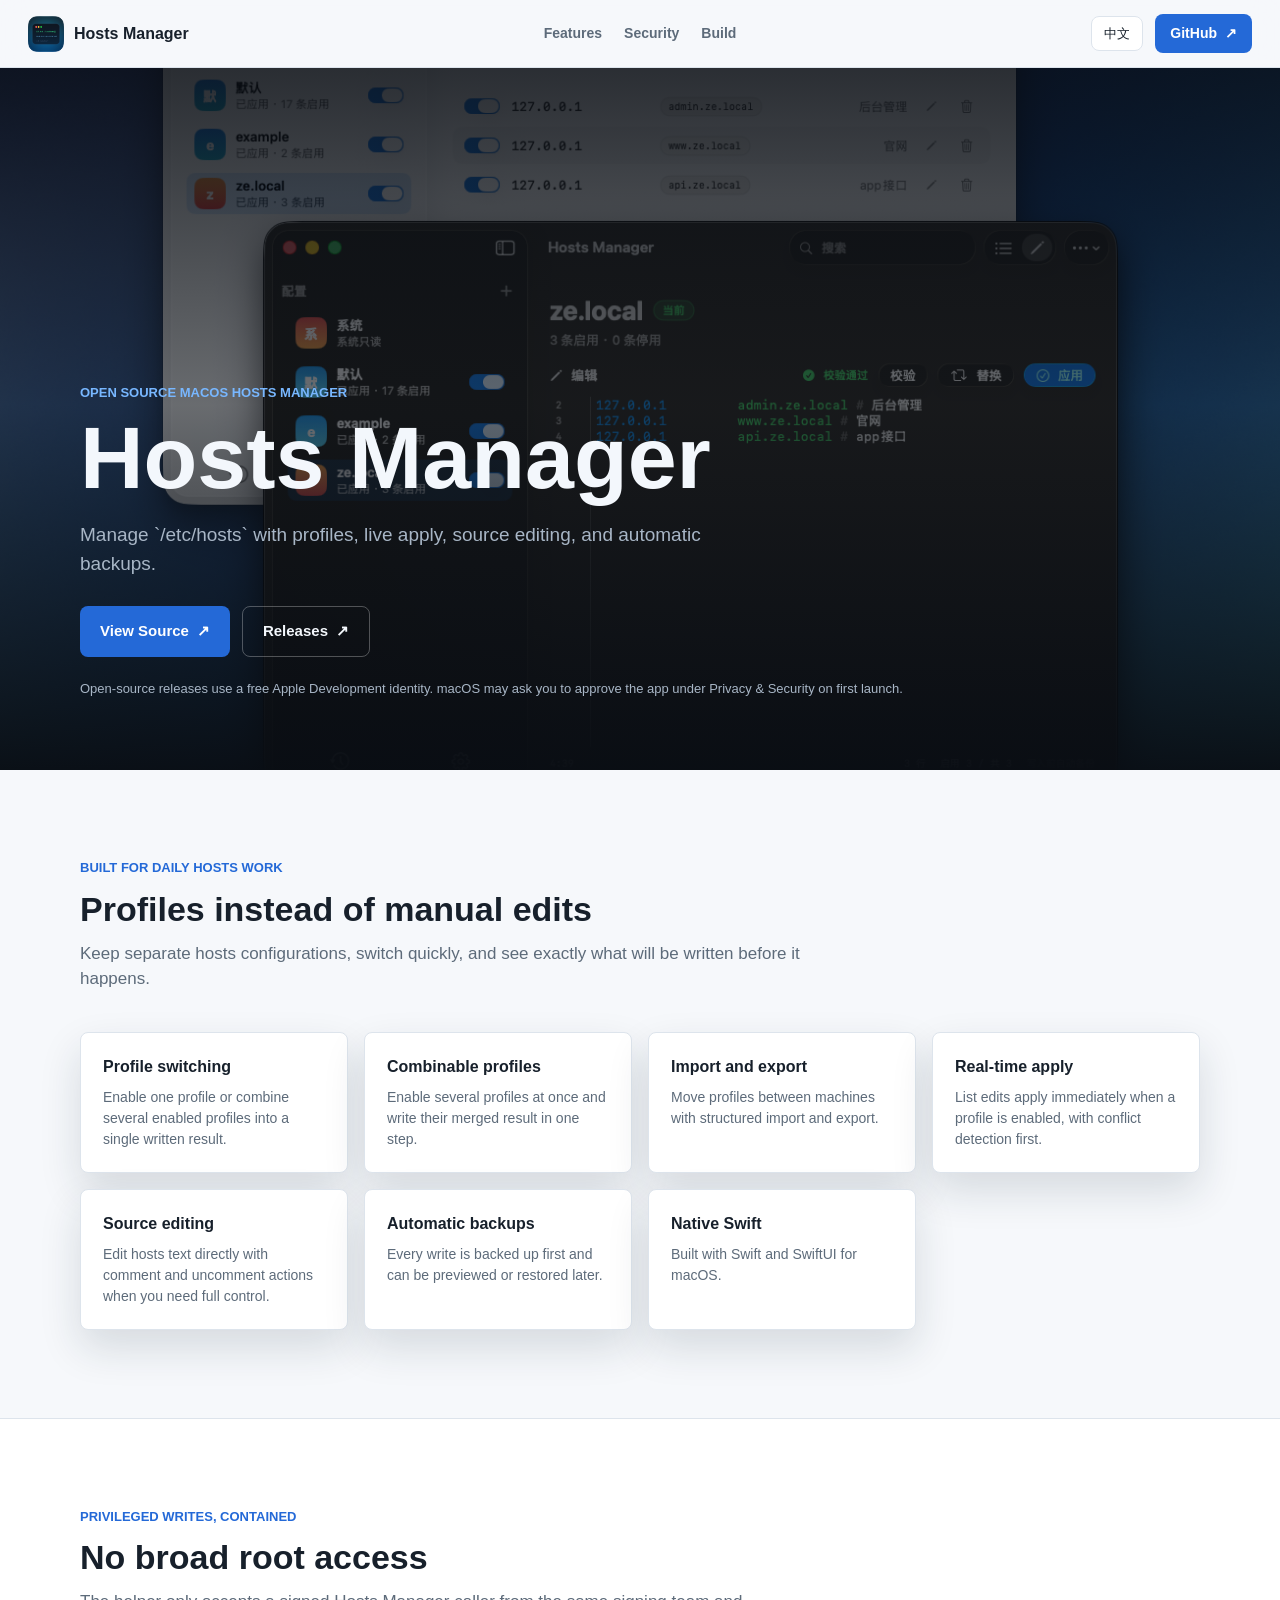
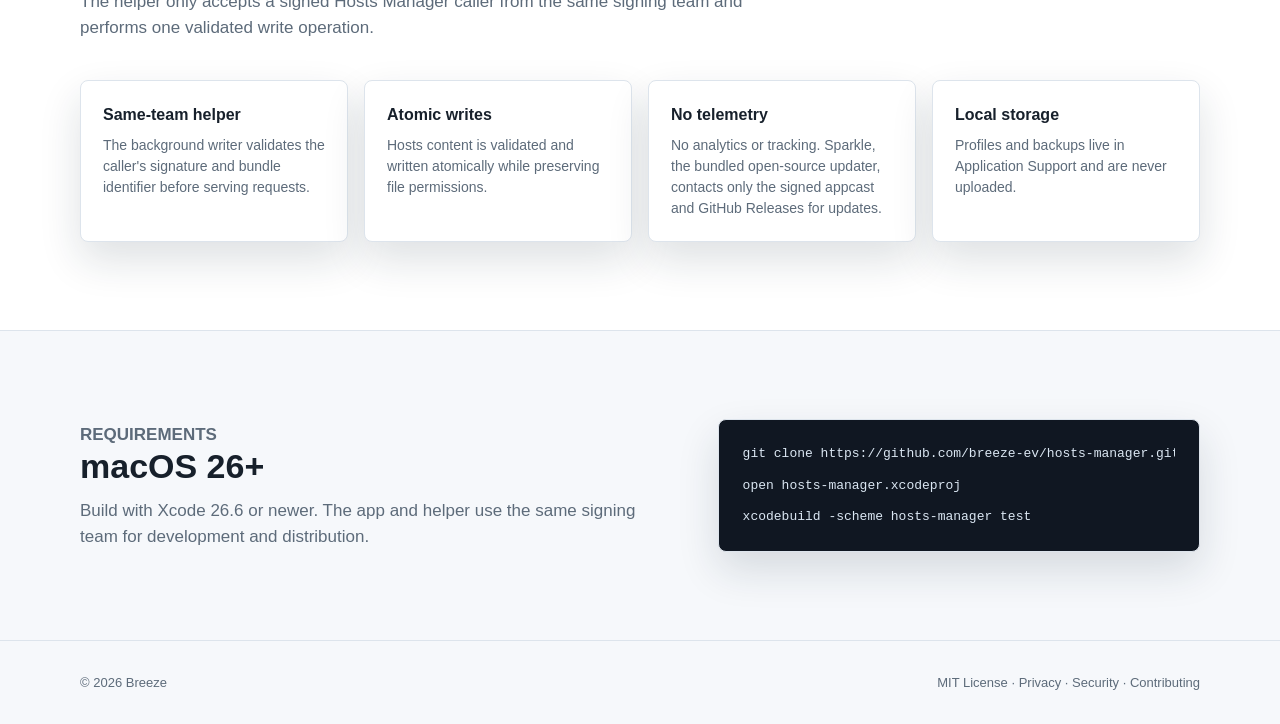
<file: website/index.html>
<!DOCTYPE html>
<html lang="en">
<head>
  <meta charset="utf-8">
  <meta name="viewport" content="width=device-width, initial-scale=1">
  <meta name="description" content="Hosts Manager is an open source macOS app for managing /etc/hosts with profiles, live apply, and automatic backups.">
  <meta property="og:title" content="Hosts Manager">
  <meta property="og:description" content="Open source macOS app for managing /etc/hosts with profiles, live apply, and automatic backups.">
  <meta property="og:image" content="https://breeze-ev.github.io/hosts-manager/assets/og-cover.png">
  <meta property="og:type" content="website">
  <meta name="twitter:card" content="summary_large_image">
  <title>Hosts Manager</title>
  <link rel="icon" href="assets/hosts-manager-icon.png">
  <link rel="stylesheet" href="styles.css">
  <script src="app.js" defer></script>
</head>
<body>
  <header class="site-header">
    <a class="brand" href="#top" aria-label="Hosts Manager home">
      <img src="assets/hosts-manager-icon.png" alt="" width="36" height="36">
      <span>Hosts Manager</span>
    </a>
    <nav aria-label="Primary">
      <a href="#features" data-i18n="navFeatures">Features</a>
      <a href="#security" data-i18n="navSecurity">Security</a>
      <a href="#build" data-i18n="navBuild">Build</a>
    </nav>
    <div class="header-actions">
      <button class="lang-toggle" type="button" data-lang-target="zh" aria-label="Switch to 中文">中文</button>
      <a class="button button-primary" href="https://github.com/breeze-ev/hosts-manager" target="_blank" rel="noreferrer">
        <span data-i18n="github">GitHub</span>
        <span aria-hidden="true">↗</span>
      </a>
    </div>
  </header>

  <main id="top">
    <section class="hero">
      <img class="hero-shot" src="assets/hosts-manager-main.png" alt="" fetchpriority="high">
      <div class="hero-copy">
        <p class="eyebrow" data-i18n="eyebrow">Open source macOS hosts manager</p>
        <h1>Hosts Manager</h1>
        <p class="hero-lead" data-i18n="heroLead">Manage `/etc/hosts` with profiles, live apply, source editing, and automatic backups.</p>
        <div class="hero-actions">
          <a class="button button-primary button-large" href="https://github.com/breeze-ev/hosts-manager" target="_blank" rel="noreferrer">
            <span data-i18n="viewSource">View Source</span>
            <span aria-hidden="true">↗</span>
          </a>
          <a class="button button-secondary button-large" href="https://github.com/breeze-ev/hosts-manager/releases" target="_blank" rel="noreferrer">
            <span data-i18n="releases">Releases</span>
            <span aria-hidden="true">↗</span>
          </a>
        </div>
        <p class="status-note" data-i18n="statusNote">Open-source releases use a free Apple Development identity. macOS may ask you to approve the app under Privacy &amp; Security on first launch.</p>
      </div>
    </section>

    <section class="band" id="features">
      <div class="container">
        <div class="section-head">
          <p class="eyebrow" data-i18n="featuresEyebrow">Built for daily hosts work</p>
          <h2 data-i18n="featuresTitle">Profiles instead of manual edits</h2>
          <p data-i18n="featuresLead">Keep separate hosts configurations, switch quickly, and see exactly what will be written before it happens.</p>
        </div>
        <div class="feature-grid">
          <article class="feature-item">
            <h3 data-i18n="featureProfiles">Profile switching</h3>
            <p data-i18n="featureProfilesBody">Enable one profile or combine several enabled profiles into a single written result.</p>
          </article>
          <article class="feature-item">
            <h3 data-i18n="featureCombine">Combinable profiles</h3>
            <p data-i18n="featureCombineBody">Enable several profiles at once and write their merged result in one step.</p>
          </article>
          <article class="feature-item">
            <h3 data-i18n="featureImportExport">Import and export</h3>
            <p data-i18n="featureImportExportBody">Move profiles between machines with structured import and export.</p>
          </article>
          <article class="feature-item">
            <h3 data-i18n="featureLive">Real-time apply</h3>
            <p data-i18n="featureLiveBody">List edits apply immediately when a profile is enabled, with conflict detection first.</p>
          </article>
          <article class="feature-item">
            <h3 data-i18n="featureSource">Source editing</h3>
            <p data-i18n="featureSourceBody">Edit hosts text directly with comment and uncomment actions when you need full control.</p>
          </article>
          <article class="feature-item">
            <h3 data-i18n="featureBackups">Automatic backups</h3>
            <p data-i18n="featureBackupsBody">Every write is backed up first and can be previewed or restored later.</p>
          </article>
          <article class="feature-item">
            <h3 data-i18n="featureNative">Native Swift</h3>
            <p data-i18n="featureNativeBody">Built with Swift and SwiftUI for macOS.</p>
          </article>
        </div>
      </div>
    </section>

    <section class="band band-alt" id="security">
      <div class="container">
        <div class="section-head">
          <p class="eyebrow" data-i18n="securityEyebrow">Privileged writes, contained</p>
          <h2 data-i18n="securityTitle">No broad root access</h2>
          <p data-i18n="securityLead">The helper only accepts a signed Hosts Manager caller from the same signing team and performs one validated write operation.</p>
        </div>
        <div class="feature-grid">
          <article class="feature-item">
            <h3 data-i18n="securityHelper">Same-team helper</h3>
            <p data-i18n="securityHelperBody">The background writer validates the caller's signature and bundle identifier before serving requests.</p>
          </article>
          <article class="feature-item">
            <h3 data-i18n="securityAtomic">Atomic writes</h3>
            <p data-i18n="securityAtomicBody">Hosts content is validated and written atomically while preserving file permissions.</p>
          </article>
          <article class="feature-item">
            <h3 data-i18n="securityPrivacy">No telemetry</h3>
            <p data-i18n="securityPrivacyBody">No analytics or tracking. Sparkle, the bundled open-source updater, contacts only the signed appcast and GitHub Releases for updates.</p>
          </article>
          <article class="feature-item">
            <h3 data-i18n="securityLocal">Local storage</h3>
            <p data-i18n="securityLocalBody">Profiles and backups live in Application Support and are never uploaded.</p>
          </article>
        </div>
      </div>
    </section>

    <section class="band" id="build">
      <div class="container split-row">
        <div>
          <p class="eyebrow" data-i18n="buildEyebrow">Requirements</p>
          <h2 data-i18n="buildTitle">macOS 26+</h2>
          <p data-i18n="buildBody">Build with Xcode 26.6 or newer. The app and helper use the same signing team for development and distribution.</p>
        </div>
        <div class="code-panel" aria-label="Build command">
          <code>git clone https://github.com/breeze-ev/hosts-manager.git</code>
          <code>open hosts-manager.xcodeproj</code>
          <code>xcodebuild -scheme hosts-manager test</code>
        </div>
      </div>
    </section>
  </main>

  <footer>
    <div class="container footer-row">
      <p>© 2026 Breeze</p>
      <p><span data-i18n="license">MIT License</span> · <span data-i18n="footerLinks">Privacy · Security · Contributing</span></p>
    </div>
  </footer>
</body>
</html>
</file>
<file: website/styles.css>
:root {
  color-scheme: light dark;
  --bg: #f6f8fb;
  --surface: #ffffff;
  --text: #17202b;
  --text-muted: #5d6b7a;
  --border: #dde4ec;
  --blue: #2469d7;
  --blue-ink: #173b73;
  --teal: #0f8f72;
  --amber: #a2690c;
  --hero-bg: #0c1118;
  --hero-text: #f3f7fc;
  --hero-muted: #a8b6c6;
  --shadow: 0 18px 42px rgba(24, 39, 58, 0.14);
}

@media (prefers-color-scheme: dark) {
  :root {
    --bg: #10151d;
    --surface: #171e28;
    --text: #eef3f8;
    --text-muted: #9aa9b9;
    --border: #2c3949;
    --blue: #5b9bf5;
    --blue-ink: #b9d6ff;
    --teal: #4bd2b0;
    --amber: #f2bc67;
    --hero-bg: #090d13;
    --hero-text: #f7fafc;
    --hero-muted: #b0bfcf;
    --shadow: 0 18px 42px rgba(0, 0, 0, 0.35);
  }
}

* {
  box-sizing: border-box;
}

html {
  scroll-behavior: smooth;
}

body {
  margin: 0;
  background: var(--bg);
  color: var(--text);
  font-family: -apple-system, BlinkMacSystemFont, "SF Pro Text", "PingFang SC", "Helvetica Neue", sans-serif;
  letter-spacing: 0;
  line-height: 1.5;
}

a {
  color: inherit;
  text-decoration: none;
}

.site-header {
  position: sticky;
  top: 0;
  z-index: 20;
  display: flex;
  align-items: center;
  justify-content: space-between;
  gap: 18px;
  padding: 14px 28px;
  border-bottom: 1px solid var(--border);
  background: color-mix(in srgb, var(--bg) 88%, transparent);
  backdrop-filter: blur(18px);
}

.brand {
  display: inline-flex;
  align-items: center;
  gap: 10px;
  font-weight: 700;
}

.brand img {
  border-radius: 8px;
}

nav {
  display: flex;
  gap: 22px;
  color: var(--text-muted);
  font-size: 14px;
  font-weight: 600;
}

nav a:hover,
.header-actions .lang-toggle:hover {
  color: var(--text);
}

.header-actions {
  display: flex;
  align-items: center;
  gap: 12px;
}

.lang-toggle {
  border: 1px solid var(--border);
  border-radius: 8px;
  padding: 7px 12px;
  background: var(--surface);
  color: var(--text);
  font: inherit;
  font-size: 13px;
  cursor: pointer;
}

.button {
  display: inline-flex;
  align-items: center;
  gap: 8px;
  border-radius: 8px;
  padding: 9px 15px;
  font-weight: 650;
  font-size: 14px;
}

.button-primary {
  background: var(--blue);
  color: #ffffff;
}

.button-secondary {
  border: 1px solid rgba(255, 255, 255, 0.28);
  color: var(--hero-text);
}

.button-large {
  padding: 13px 20px;
  font-size: 15px;
}

.hero {
  position: relative;
  min-height: 78vh;
  display: flex;
  align-items: flex-end;
  overflow: hidden;
  background: var(--hero-bg);
  color: var(--hero-text);
}

.hero-shot {
  position: absolute;
  inset: 0;
  width: 100%;
  height: 100%;
  object-fit: cover;
  object-position: center 58%;
  opacity: 0.62;
  filter: saturate(0.85);
}

.hero::after {
  content: "";
  position: absolute;
  inset: 0;
  background: linear-gradient(180deg, rgba(9, 13, 19, 0.78) 0%, rgba(9, 13, 19, 0.36) 48%, rgba(9, 13, 19, 0.96) 100%);
}

.hero-copy {
  position: relative;
  z-index: 1;
  width: min(1120px, calc(100% - 48px));
  margin: 0 auto;
  padding: 92px 0 72px;
}

.eyebrow {
  margin: 0 0 12px;
  color: var(--blue);
  font-size: 13px;
  font-weight: 700;
  text-transform: uppercase;
}

.hero .eyebrow {
  color: #78b7ff;
}

.hero h1 {
  margin: 0;
  font-size: clamp(44px, 8vw, 88px);
  line-height: 0.98;
  letter-spacing: 0;
}

.hero-lead {
  max-width: 660px;
  margin: 20px 0 28px;
  color: var(--hero-muted);
  font-size: 19px;
}

.hero-actions {
  display: flex;
  flex-wrap: wrap;
  gap: 12px;
}

.status-note {
  margin: 22px 0 0;
  color: var(--hero-muted);
  font-size: 13px;
}

.band {
  padding: 88px 0;
  border-bottom: 1px solid var(--border);
}

.band-alt {
  background: var(--surface);
}

.container {
  width: min(1120px, calc(100% - 48px));
  margin: 0 auto;
}

.section-head {
  max-width: 720px;
  margin-bottom: 40px;
}

.section-head h2,
.split-row h2 {
  margin: 0 0 12px;
  font-size: 34px;
  line-height: 1.15;
  letter-spacing: 0;
}

.section-head p:last-child {
  margin: 0;
  color: var(--text-muted);
  font-size: 17px;
}

.feature-grid {
  display: grid;
  grid-template-columns: repeat(4, minmax(0, 1fr));
  gap: 16px;
}

.feature-item {
  border: 1px solid var(--border);
  border-radius: 8px;
  padding: 22px;
  background: var(--surface);
  box-shadow: var(--shadow);
}

.feature-item h3 {
  margin: 0 0 8px;
  font-size: 16px;
}

.feature-item p {
  margin: 0;
  color: var(--text-muted);
  font-size: 14px;
}

.split-row {
  display: grid;
  grid-template-columns: minmax(0, 1.1fr) minmax(0, 0.9fr);
  gap: 48px;
  align-items: center;
}

.split-row p {
  margin: 0;
  color: var(--text-muted);
  font-size: 17px;
}

.code-panel {
  display: grid;
  gap: 12px;
  padding: 24px;
  border: 1px solid var(--border);
  border-radius: 8px;
  background: #101722;
  color: #dbe7f3;
  box-shadow: var(--shadow);
}

.code-panel code {
  font-family: ui-monospace, "SF Mono", Menlo, monospace;
  font-size: 13px;
  white-space: nowrap;
  overflow-x: auto;
}

footer {
  padding: 32px 0;
  color: var(--text-muted);
  font-size: 13px;
}

.footer-row {
  display: flex;
  justify-content: space-between;
  gap: 18px;
}

.footer-row p {
  margin: 0;
}

@media (max-width: 900px) {
  .feature-grid {
    grid-template-columns: repeat(2, minmax(0, 1fr));
  }

  .split-row {
    grid-template-columns: 1fr;
    gap: 28px;
  }

  .site-header {
    padding: 12px 18px;
  }

  nav {
    display: none;
  }
}

@media (max-width: 560px) {
  .feature-grid {
    grid-template-columns: 1fr;
  }

  .container,
  .hero-copy {
    width: calc(100% - 32px);
  }

  .hero {
    min-height: 86vh;
  }

  .hero-copy {
    padding: 60px 0 48px;
  }

  .hero-lead {
    font-size: 17px;
  }

  .band {
    padding: 64px 0;
  }

  .header-actions .button {
    padding: 8px 11px;
    font-size: 13px;
  }

  .footer-row {
    flex-direction: column;
  }
}
</file>
